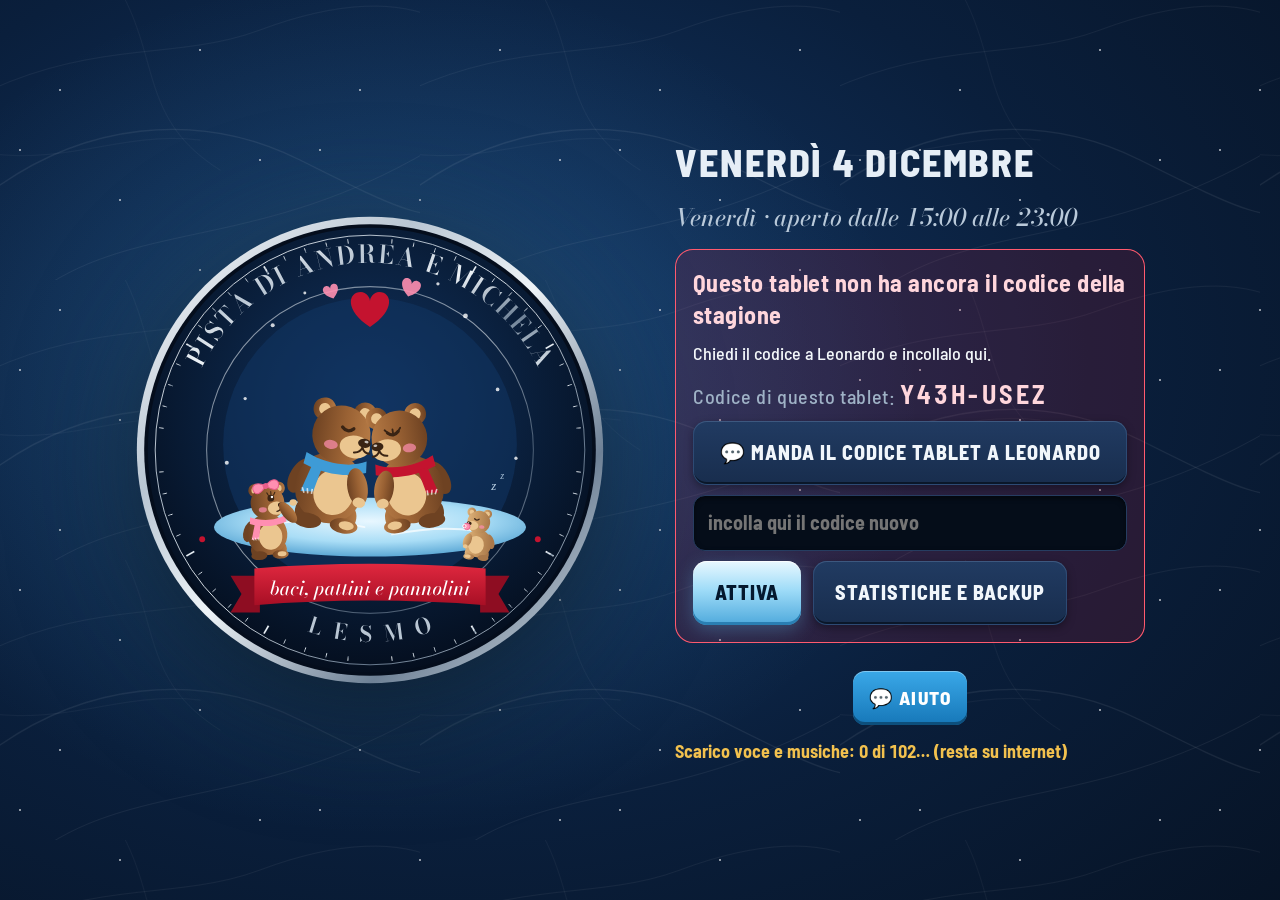
<file: index.html>
<!doctype html>
<html lang="it">
<head>
  <meta charset="utf-8">
  <meta name="viewport" content="width=device-width, initial-scale=1, viewport-fit=cover, user-scalable=no">
  <meta name="theme-color" content="#081A33">
  <meta name="mobile-web-app-capable" content="yes">
  <meta name="apple-mobile-web-app-capable" content="yes">
  <meta name="apple-mobile-web-app-status-bar-style" content="black-translucent">
  <meta name="apple-mobile-web-app-title" content="Pista Lesmo">
  <meta name="format-detection" content="telephone=no">
  <title>Pista di Andrea e Michela – Lesmo</title>
  <link rel="manifest" href="manifest.json">
  <link rel="icon" href="icone/icona-192.png">
  <link rel="apple-touch-icon" href="icone/icona-180.png">
  <link rel="stylesheet" href="css/stile.css">
</head>
<body>

<section id="avvio" class="avvio">
  <div class="avvio-neve" aria-hidden="true"></div>
  <img src="logo/logo_orsetti.svg" alt="Pista di Andrea e Michela – Lesmo" class="avvio-logo">
  <div class="avvio-colonna">
    <p class="avvio-data" id="avvio-data"></p>
    <p class="avvio-orario" id="avvio-orario"></p>
    <div class="avvio-fondo" id="avvio-fondo" hidden>
      <span class="fondo-titolo">💶 Fondo cassa nel cassetto</span>
      <span class="fondo-comandi">
        <button type="button" class="btn" id="fondo-meno" aria-label="10 euro in meno">−10</button>
        <input type="number" inputmode="decimal" id="fondo-euro" min="0" step="5" aria-label="Fondo cassa in euro"><b>€</b>
        <button type="button" class="btn" id="fondo-piu" aria-label="10 euro in più">+10</button>
      </span>
    </div>
    <button id="btn-avvia" class="btn-avvia">AVVIA GIORNATA</button>
    <div class="avvio-opzioni">
      <label class="spunta"><input type="checkbox" id="avvio-tada"> Suona la fanfara</label>
      <label class="spunta"><input type="checkbox" id="avvio-benvenuto"> Annuncio di benvenuto</label>
      <label class="spunta" id="avvio-yt-riga" hidden><input type="checkbox" id="avvio-yt"> Musica YouTube</label>
    </div>
    <p class="avvio-nota">Il tocco attiva l'audio e tiene acceso lo schermo.</p>
    <div id="avvio-licenza" class="avvio-licenza"></div>
    <button id="btn-aiuto-avvio" class="btn-aiuto avvio-aiuto" aria-label="Assistenza">💬 AIUTO</button>
    <p class="avvio-offline" id="avvio-offline"></p>
  </div>
</section>

<header class="barra">
  <i class="ang a1"></i><i class="ang a2"></i><i class="ang a3"></i><i class="ang a4"></i>
  <img src="logo/icona_orsetti.svg" alt="" class="barra-icona">
  <div class="barra-nome">
    <span class="barra-titolo">Pista di Andrea e Michela</span>
    <span class="barra-sotto">Pista del ghiaccio · Lesmo</span>
  </div>
  <div class="barra-centro">
    <span id="barra-giorno" class="badge"></span>
    <span id="barra-ora" class="barra-ora">--:--</span>
  </div>
  <div id="stato" class="stato" role="status"></div>
  <button id="btn-aiuto" class="btn-aiuto" aria-label="Assistenza">💬 AIUTO</button>
  <button id="btn-stop" class="btn-stop" aria-label="Ferma tutti i suoni">■ STOP</button>
</header>

<nav class="menu" aria-label="Pagine">
  <button data-pagina="oggi" class="attivo">
    <svg viewBox="0 0 48 48"><path d="M6 14h36v7a4 4 0 0 0 0 8v7H6v-7a4 4 0 0 0 0-8z" /><path d="M30 14v22" stroke-dasharray="3 3"/></svg>
    Cassa</button>
  <button data-pagina="pinguini">
    <svg viewBox="0 0 48 48"><path d="M24 5c-7 0-11 6-11 13v9c-4 3-6 7-5 10 3 0 5-2 6-4 1 5 5 9 10 9s9-4 10-9c1 2 3 4 6 4 1-3-1-7-5-10v-9c0-7-4-13-11-13z"/><path d="M19 18h.1M29 18h.1M21 24l3 3 3-3"/></svg>
    Pinguini</button>
  <button data-pagina="turni" class="menu-turni">
    <svg viewBox="0 0 48 48"><circle cx="24" cy="27" r="15"/><path d="M24 18v9l6 4M19 5h10M24 5v7"/></svg>
    Turni</button>
  <button data-pagina="armadi" class="menu-armadi">
    <svg viewBox="0 0 48 48"><rect x="10" y="5" width="28" height="38" rx="3"/><path d="M24 5v38M18 22v4M30 22v4"/></svg>
    Armadietti</button>
  <button data-pagina="suoni">
    <svg viewBox="0 0 48 48"><path d="M8 19h8l10-8v26l-10-8H8z"/><path d="M32 17a10 10 0 0 1 0 14M37 12a17 17 0 0 1 0 24"/></svg>
    Annunci</button>
  <button data-pagina="stats" data-pin>
    <svg viewBox="0 0 48 48"><path d="M8 40h32M13 34V22M21 34V12M29 34V18M37 34V26"/></svg>
    Resoconto</button>
  <button data-pagina="imp" data-pin>
    <svg viewBox="0 0 48 48"><circle cx="24" cy="24" r="6"/><path d="M24 5v7M24 36v7M5 24h7M36 24h7M10.6 10.6l5 5M32.4 32.4l5 5M10.6 37.4l5-5M32.4 15.6l5-5"/></svg>
    Impostazioni</button>
</nav>

<main>
  <section id="pg-oggi" class="pagina attiva"></section>
  <section id="pg-pinguini" class="pagina"></section>
  <section id="pg-turni" class="pagina"></section>
  <section id="pg-armadi" class="pagina"></section>
  <section id="pg-suoni" class="pagina"></section>
  <section id="pg-stats" class="pagina"></section>
  <section id="pg-imp" class="pagina"></section>
</main>

<div id="yt-box" class="yt-box" hidden>
  <div id="yt-player"></div>
  <span class="yt-titolo"></span>
</div>

<div class="gira-telefono" aria-live="polite">
  <div class="gira-icona">📱</div>
  <b>Gira il telefono in orizzontale</b>
  <span>La pista si usa col telefono (o il tablet) messo di traverso.</span>
</div>

<div id="finestre"></div>
<div id="avvisi" aria-live="polite"></div>
<button id="aggiorna" class="aggiorna" hidden>Nuova versione disponibile, tocca per aggiornare</button>

<script src="lib/chart.umd.min.js"></script>
<script src="js/app.js" defer></script>
</body>
</html>
</file>
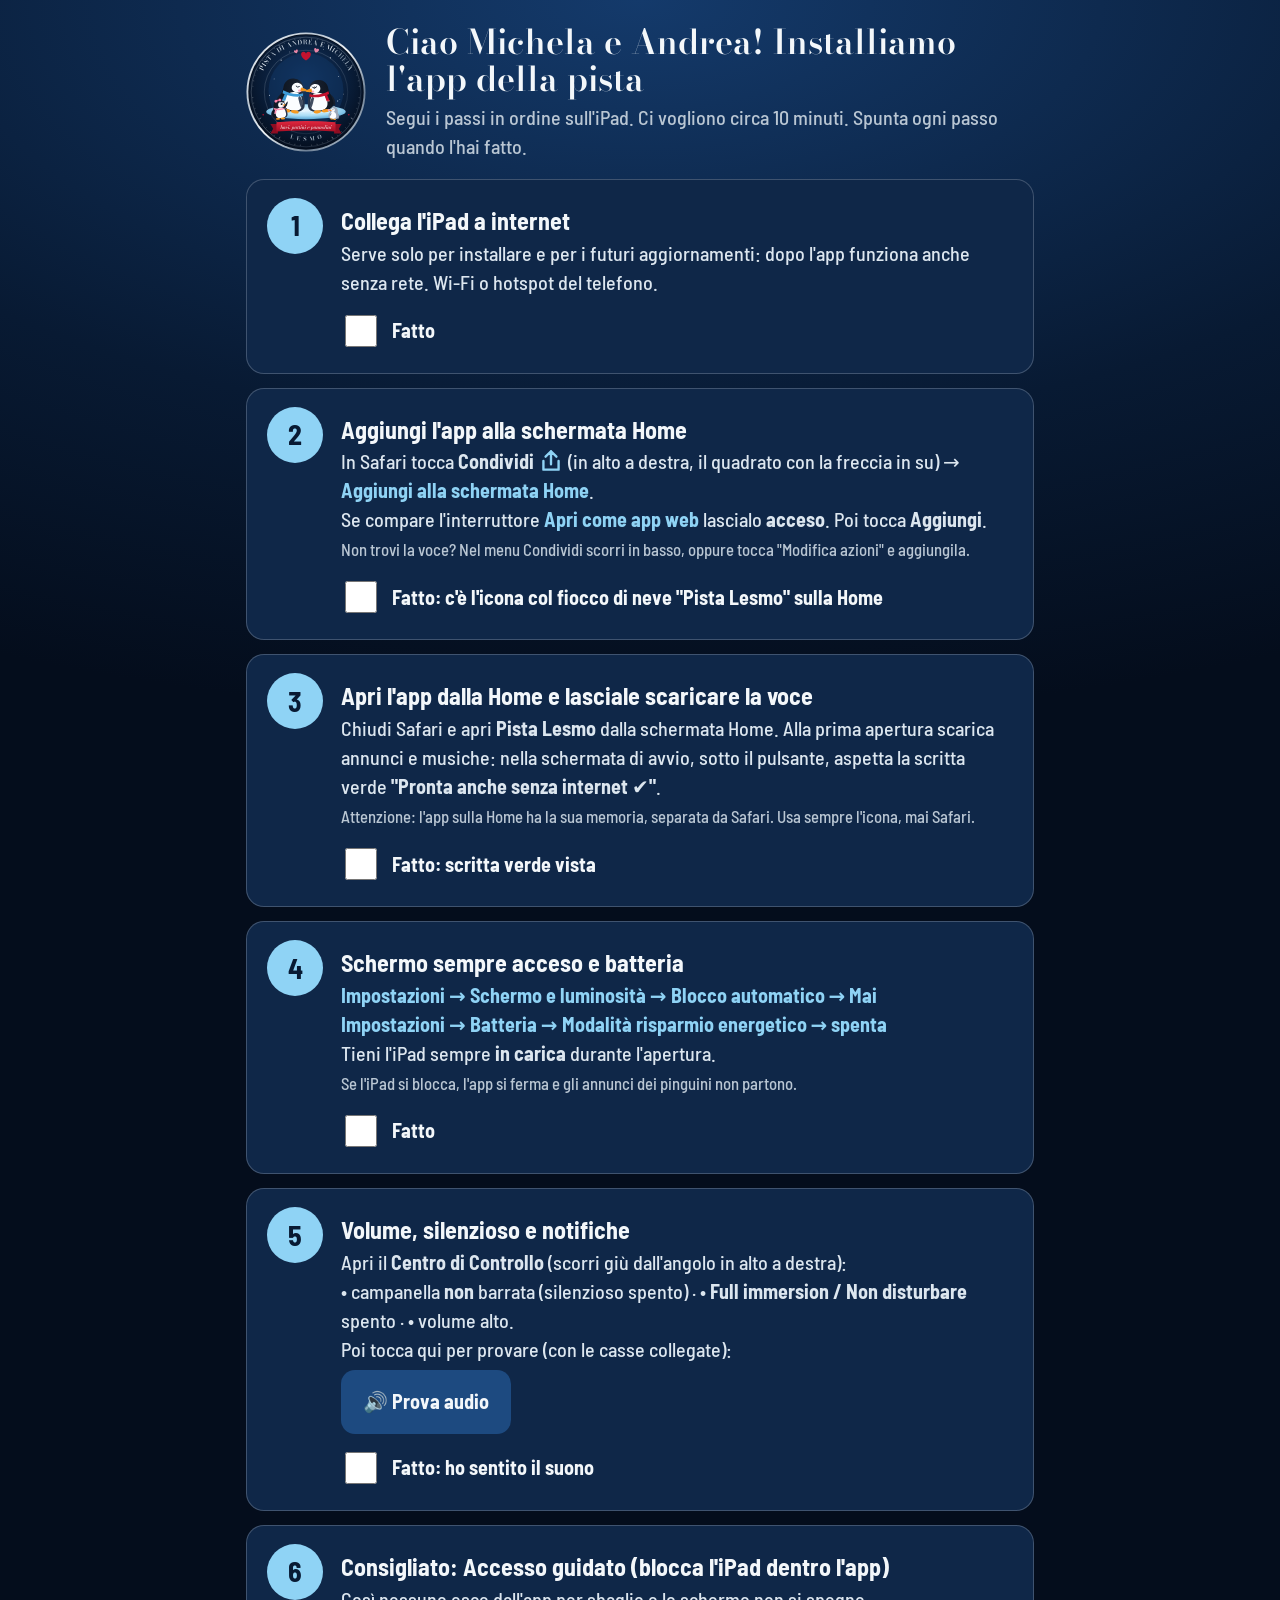
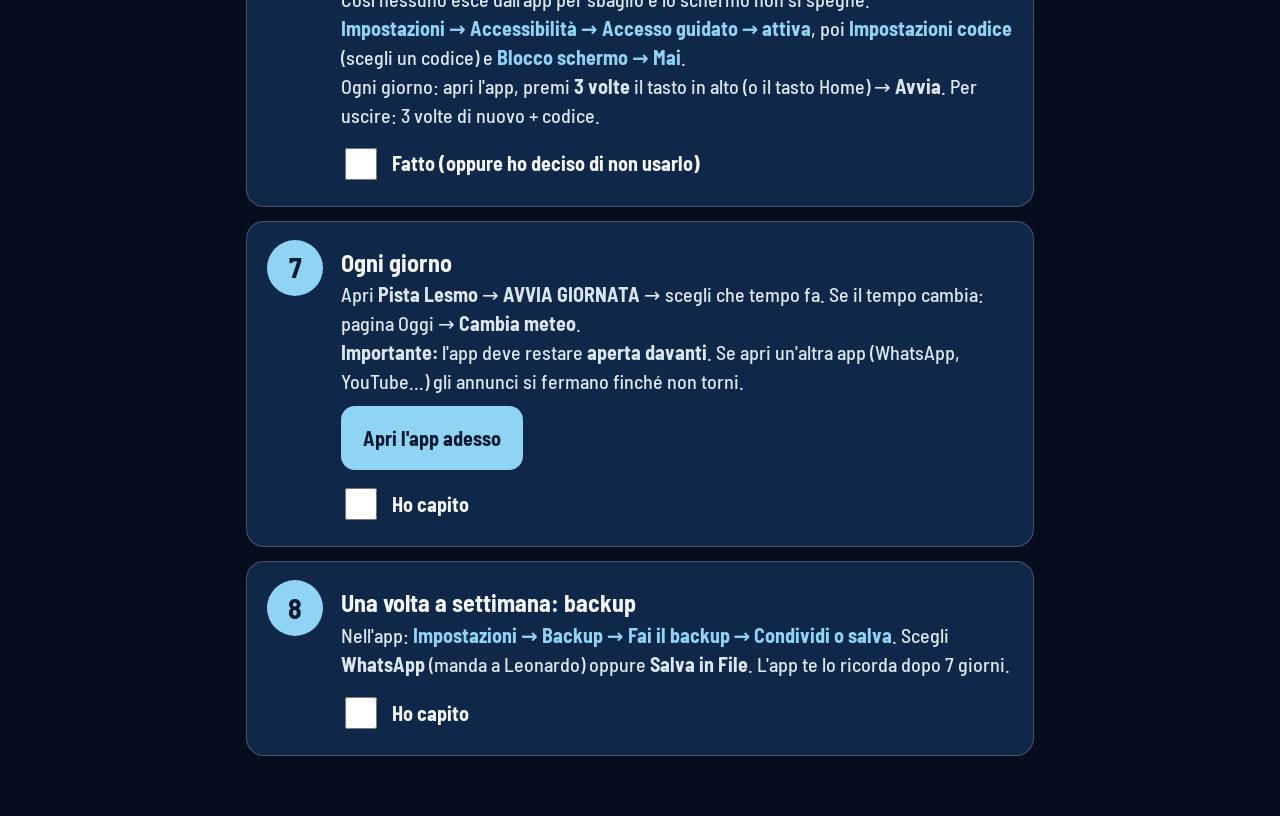
<file: installa.html>
<!doctype html>
<html lang="it">
<head>
  <meta charset="utf-8">
  <meta name="viewport" content="width=device-width, initial-scale=1, viewport-fit=cover">
  <meta name="theme-color" content="#081A33">
  <title>Installa – Pista del Ghiaccio di Lesmo</title>
  <link rel="manifest" href="manifest.json">
  <link rel="icon" href="icone/icona-192.png">
  <link rel="apple-touch-icon" href="icone/icona-180.png">
  <meta name="apple-mobile-web-app-capable" content="yes">
  <meta name="apple-mobile-web-app-title" content="Pista Lesmo">
  <meta name="apple-mobile-web-app-status-bar-style" content="black-translucent">
  <style>
    @font-face { font-family: 'Bodoni'; src: url('font/BodoniModa.ttf') format('truetype'); font-weight: 400 900; }
    @font-face { font-family: 'Barlow'; src: url('font/BarlowSemiCondensed-Medium.ttf') format('truetype'); font-weight: 500; }
    @font-face { font-family: 'Barlow'; src: url('font/BarlowSemiCondensed-Bold.ttf') format('truetype'); font-weight: 700; }
    :root { --notte: #081A33; --lastra: #0F2748; --filo: rgba(185,198,211,.28); --argento: #B9C6D3; --neve: #F3F7FA; --ghiaccio: #8FD3F5; --rosso: #C4132F; --verde: #4FD1A5; --giallo: #F2C14E; }
    * { box-sizing: border-box; }
    html { background: #040D1C; }
    body { margin: 0; background: radial-gradient(120% 80% at 50% 0%, #143a6b, var(--notte) 60%, #040D1C) fixed; color: var(--neve); font: 500 20px/1.45 'Barlow', system-ui, sans-serif; }
    main { max-width: 820px; margin: 0 auto; padding: 24px 16px 60px; }
    header { display: flex; align-items: center; gap: 20px; margin-bottom: 18px; }
    header img { width: 120px; height: 120px; }
    h1 { font-family: 'Bodoni', serif; font-weight: 600; font-size: 34px; margin: 0; line-height: 1.1; }
    header p { margin: 4px 0 0; color: var(--argento); }
    .passo { position: relative; background: var(--lastra); border: 1px solid var(--filo); border-radius: 18px; padding: 18px 20px 18px 94px; margin-top: 14px; }
    .passo > * + * { margin-top: 6px; }
    .passo.fatto { border-color: var(--verde); opacity: .75; }
    .n { position: absolute; left: 20px; top: 18px; width: 56px; height: 56px; border-radius: 50%; background: var(--ghiaccio); color: var(--notte); font-weight: 700; font-size: 28px; display: flex; align-items: center; justify-content: center; }
    .passo.fatto .n { background: var(--verde); }
    h2 { margin: 0; font-size: 24px; }
    .passo p { margin: 0; color: #dce6ef; }
    .percorso { font-weight: 700; color: var(--ghiaccio); }
    button, .btn { font: inherit; font-weight: 700; border: 0; border-radius: 14px; min-height: 64px; padding: 0 22px; background: var(--ghiaccio); color: var(--notte); margin-top: 10px; cursor: pointer; text-decoration: none; display: inline-flex; align-items: center; }
    button.secondario { background: #1d4a80; color: var(--neve); }
    label.ok { display: flex; align-items: center; gap: 12px; margin-top: 10px; font-weight: 700; min-height: 48px; }
    label.ok input { width: 32px; height: 32px; accent-color: var(--verde); }
    .avviso { background: rgba(242,193,78,.12); border: 1px solid var(--giallo); border-radius: 14px; padding: 12px 16px; margin-top: 14px; }
    .barra { height: 14px; border-radius: 7px; background: #1b2f4f; overflow: hidden; margin-top: 10px; }
    .barra div { height: 100%; width: 0; background: var(--verde); transition: width .3s; }
    small { color: var(--argento); }
    .icona-cond svg { width: 26px; height: 26px; vertical-align: -5px; fill: none; stroke: var(--ghiaccio); stroke-width: 2.2; stroke-linecap: round; stroke-linejoin: round; }
  </style>
</head>
<body>
<main>
  <header>
    <img src="logo/logo_pinguini.svg" alt="">
    <div>
      <h1>Ciao Michela e Andrea! Installiamo l'app della pista</h1>
      <p>Segui i passi in ordine sull'iPad. Ci vogliono circa 10 minuti. Spunta ogni passo quando l'hai fatto.</p>
    </div>
  </header>

  <div id="non-safari" class="avviso" hidden>
    <b>Questa pagina non è aperta in Safari.</b> Tieni premuto sull'indirizzo in alto, copialo e incollalo in <b>Safari</b> (la bussola blu). Poi ricomincia da qui.
  </div>
  <div id="gia-app" class="avviso" hidden style="border-color: var(--verde); background: rgba(79,209,165,.12)">
    Stai già guardando questa pagina dentro l'app installata: i passi 1–2 sono fatti.
  </div>

  <section class="passo" data-passo="1">
    <span class="n">1</span>
    <h2>Collega l'iPad a internet</h2>
    <p>Serve solo per installare e per i futuri aggiornamenti: dopo l'app funziona anche senza rete. Wi-Fi o hotspot del telefono.</p>
    <label class="ok"><input type="checkbox"> Fatto</label>
  </section>

  <section class="passo" data-passo="2">
    <span class="n">2</span>
    <h2>Aggiungi l'app alla schermata Home</h2>
    <p>In Safari tocca <b>Condividi</b> <span class="icona-cond" aria-hidden="true"><svg viewBox="0 0 24 24"><path d="M12 3v12M7 8l5-5 5 5M5 12v8h14v-8"/></svg></span>
      (in alto a destra, il quadrato con la freccia in su) → <span class="percorso">Aggiungi alla schermata Home</span>.</p>
    <p>Se compare l'interruttore <span class="percorso">Apri come app web</span> lascialo <b>acceso</b>. Poi tocca <b>Aggiungi</b>.</p>
    <p><small>Non trovi la voce? Nel menu Condividi scorri in basso, oppure tocca "Modifica azioni" e aggiungila.</small></p>
    <label class="ok"><input type="checkbox"> Fatto: c'è l'icona col fiocco di neve "Pista Lesmo" sulla Home</label>
  </section>

  <section class="passo" data-passo="3">
    <span class="n">3</span>
    <h2>Apri l'app dalla Home e lasciale scaricare la voce</h2>
    <p>Chiudi Safari e apri <b>Pista Lesmo</b> dalla schermata Home. Alla prima apertura scarica annunci e musiche: nella schermata di avvio, sotto il pulsante, aspetta la scritta verde <b>"Pronta anche senza internet ✔"</b>.</p>
    <p><small>Attenzione: l'app sulla Home ha la sua memoria, separata da Safari. Usa sempre l'icona, mai Safari.</small></p>
    <label class="ok"><input type="checkbox"> Fatto: scritta verde vista</label>
  </section>

  <section class="passo" data-passo="4">
    <span class="n">4</span>
    <h2>Schermo sempre acceso e batteria</h2>
    <p><span class="percorso">Impostazioni → Schermo e luminosità → Blocco automatico → Mai</span></p>
    <p><span class="percorso">Impostazioni → Batteria → Modalità risparmio energetico → spenta</span></p>
    <p>Tieni l'iPad sempre <b>in carica</b> durante l'apertura.</p>
    <p><small>Se l'iPad si blocca, l'app si ferma e gli annunci dei pinguini non partono.</small></p>
    <label class="ok"><input type="checkbox"> Fatto</label>
  </section>

  <section class="passo" data-passo="5">
    <span class="n">5</span>
    <h2>Volume, silenzioso e notifiche</h2>
    <p>Apri il <b>Centro di Controllo</b> (scorri giù dall'angolo in alto a destra):</p>
    <p>• campanella <b>non</b> barrata (silenzioso spento) · • <b>Full immersion / Non disturbare</b> spento · • volume alto.</p>
    <p>Poi tocca qui per provare (con le casse collegate):</p>
    <button class="secondario" id="btn-prova">🔊 Prova audio</button>
    <label class="ok"><input type="checkbox"> Fatto: ho sentito il suono</label>
  </section>

  <section class="passo" data-passo="6">
    <span class="n">6</span>
    <h2>Consigliato: Accesso guidato (blocca l'iPad dentro l'app)</h2>
    <p>Così nessuno esce dall'app per sbaglio e lo schermo non si spegne.</p>
    <p><span class="percorso">Impostazioni → Accessibilità → Accesso guidato → attiva</span>, poi
      <span class="percorso">Impostazioni codice</span> (scegli un codice) e <span class="percorso">Blocco schermo → Mai</span>.</p>
    <p>Ogni giorno: apri l'app, premi <b>3 volte</b> il tasto in alto (o il tasto Home) → <b>Avvia</b>. Per uscire: 3 volte di nuovo + codice.</p>
    <label class="ok"><input type="checkbox"> Fatto (oppure ho deciso di non usarlo)</label>
  </section>

  <section class="passo" data-passo="7">
    <span class="n">7</span>
    <h2>Ogni giorno</h2>
    <p>Apri <b>Pista Lesmo</b> → <b>AVVIA GIORNATA</b> → scegli che tempo fa. Se il tempo cambia: pagina Oggi → <b>Cambia meteo</b>.</p>
    <p><b>Importante:</b> l'app deve restare <b>aperta davanti</b>. Se apri un'altra app (WhatsApp, YouTube…) gli annunci si fermano finché non torni.</p>
    <a class="btn" href="./">Apri l'app adesso</a>
    <label class="ok"><input type="checkbox"> Ho capito</label>
  </section>

  <section class="passo" data-passo="8">
    <span class="n">8</span>
    <h2>Una volta a settimana: backup</h2>
    <p>Nell'app: <span class="percorso">Impostazioni → Backup → Fai il backup → Condividi o salva</span>. Scegli <b>WhatsApp</b> (manda a Leonardo) oppure <b>Salva in File</b>. L'app te lo ricorda dopo 7 giorni.</p>
    <label class="ok"><input type="checkbox"> Ho capito</label>
  </section>

  <p id="finito" class="avviso" hidden style="border-color: var(--verde); background: rgba(79,209,165,.12)"><b>Tutto pronto! Buona stagione sul ghiaccio ⛸️</b></p>
</main>

<script>const CH="lesmo_installa_passi";let fatti={};try{fatti=JSON.parse(localStorage.getItem(CH)||"{}")}catch{fatti={}}document.querySelectorAll(".passo").forEach(e=>{const t=e.querySelector("input"),n=e.dataset.passo;t.checked=!!fatti[n],e.classList.toggle("fatto",t.checked),t.addEventListener("change",()=>{fatti[n]=t.checked;try{localStorage.setItem(CH,JSON.stringify(fatti))}catch{}if(e.classList.toggle("fatto",t.checked),document.getElementById("finito").hidden=document.querySelectorAll(".passo input:not(:checked)").length>0,t.checked){const o=e.nextElementSibling;o?.classList.contains("passo")&&o.scrollIntoView({behavior:"smooth",block:"center"})}})}),document.getElementById("finito").hidden=document.querySelectorAll(".passo input:not(:checked)").length>0;const ua=navigator.userAgent,ios=/iPad|iPhone|iPod/.test(ua)||navigator.platform==="MacIntel"&&navigator.maxTouchPoints>1;ios&&/CriOS|FxiOS|EdgiOS|OPiOS|GSA\//.test(ua)&&(document.getElementById("non-safari").hidden=!1),(navigator.standalone||matchMedia("(display-mode: standalone)").matches)&&(document.getElementById("gia-app").hidden=!1),document.getElementById("btn-prova").addEventListener("click",()=>{const e=new Audio("audio/ta_da.mp3");e.onended=()=>{new Audio("audio/benvenuto.mp3").play().catch(()=>{})},e.play().catch(()=>{})});
</script>
</body>
</html>
</file>
<file: css/stile.css>
@font-face{font-family:Bodoni;src:url(../font/BodoniModa.ttf) format("truetype");font-weight:400 900;font-display:swap}@font-face{font-family:Bodoni;src:url(../font/BodoniModa-Italic.ttf) format("truetype");font-weight:400 900;font-style:italic;font-display:swap}@font-face{font-family:Barlow;src:url(../font/BarlowSemiCondensed-Medium.ttf) format("truetype");font-weight:500;font-display:swap}@font-face{font-family:Barlow;src:url(../font/BarlowSemiCondensed-Bold.ttf) format("truetype");font-weight:700;font-display:swap}@font-face{font-family:Barlow;src:url(../font/BarlowSemiCondensed-ExtraBold.ttf) format("truetype");font-weight:800;font-display:swap}:root{--notte: #081A33;--abisso: #040D1C;--lastra: #0F2748;--lastra-2: #163563;--filo: rgba(185, 198, 211, .28);--argento: #B9C6D3;--neve: #F3F7FA;--ghiaccio: #8FD3F5;--ghiaccio-scuro: #2C7FB8;--rosso: #C4132F;--rosso-chiaro: #FF5A6E;--giallo: #F2C14E;--verde: #4FD1A5;--raggio: 14px;--barra: 72px;--menu: 124px;color-scheme:dark}*{box-sizing:border-box;-webkit-tap-highlight-color:transparent}html,body{margin:0;height:100%}body{background:radial-gradient(120% 90% at 60% 0%,#10305a 0%,var(--notte) 55%,var(--abisso) 100%) fixed;color:var(--neve);font:500 18px/1.35 Barlow,system-ui,sans-serif;overflow:hidden;user-select:none;-webkit-user-select:none;touch-action:manipulation}button,input,select,textarea{font:inherit;color:inherit}button{cursor:pointer;border:0;background:none}button:focus-visible,input:focus-visible,select:focus-visible,textarea:focus-visible{outline:3px solid var(--ghiaccio);outline-offset:2px}h1,h2,h3{font-family:Bodoni,Georgia,serif;font-weight:600;margin:0;letter-spacing:.01em}h2{font-size:30px}h3{font-size:22px;color:var(--argento)}.num{font-variant-numeric:tabular-nums}[hidden]{display:none!important}.barra{position:fixed;inset:0 0 auto;height:var(--barra);display:flex;align-items:center;gap:18px;padding:0 16px 0 18px;background:#040d1cd1;border-bottom:1px solid var(--filo);backdrop-filter:blur(6px);z-index:20}.barra-icona{width:52px;height:52px;border-radius:50%}.barra-nome{display:flex;flex-direction:column;line-height:1.1;min-width:0}.barra-titolo{font-family:Bodoni,serif;font-size:25px;font-weight:600}.barra-sotto{font-family:Bodoni,serif;font-style:italic;color:var(--argento);font-size:15px}.barra-centro{margin-left:auto;display:flex;align-items:center;gap:14px}.barra-ora{font-size:34px;font-weight:800;font-variant-numeric:tabular-nums;letter-spacing:.02em}.badge{display:inline-flex;align-items:center;gap:6px;padding:5px 12px;border-radius:999px;border:1px solid var(--filo);color:var(--argento);font-weight:700;font-size:16px;white-space:nowrap}.badge.festivo{border-color:var(--rosso-chiaro);color:#ffd6dc;background:#c4132f38}.badge.vacanze{border-color:var(--rosso-chiaro);color:#fff;background:var(--rosso)}.badge.chiuso,.badge.fuori{color:var(--giallo);border-color:var(--giallo)}.badge.finto{color:#1b1200;background:var(--giallo);border-color:var(--giallo)}.stato{display:flex;gap:8px}.stato span{padding:6px 12px;border-radius:10px;font-weight:700;font-size:15px;white-space:nowrap;background:#4fd1a524;color:var(--verde);border:1px solid rgba(79,209,165,.4)}.stato span.ko{background:var(--rosso);color:#fff;border-color:var(--rosso-chiaro);animation:lampo 1s steps(2) infinite}.btn-stop{height:54px;padding:0 22px;border-radius:12px;background:var(--rosso);color:#fff;font-weight:800;font-size:22px;letter-spacing:.04em;border:2px solid #ff8a98}.btn-stop:active{transform:scale(.96)}.menu{position:fixed;top:var(--barra);bottom:0;left:0;width:var(--menu);display:flex;flex-direction:column;gap:8px;padding:12px 10px;background:#040d1c99;border-right:1px solid var(--filo);z-index:10}.menu button{flex:1;max-height:128px;display:flex;flex-direction:column;align-items:center;justify-content:center;gap:6px;border-radius:var(--raggio);color:var(--argento);font-weight:700;font-size:16px}.menu svg{width:42px;height:42px;fill:none;stroke:currentColor;stroke-width:2.6;stroke-linecap:round;stroke-linejoin:round}.menu button.attivo{background:var(--lastra-2);color:var(--neve);box-shadow:inset 4px 0 0 var(--ghiaccio)}.menu button.attivo svg{stroke:var(--ghiaccio)}main{position:fixed;top:var(--barra);left:var(--menu);right:0;bottom:0}.pagina{display:none;height:100%;overflow-y:auto;padding:18px 20px 28px;overscroll-behavior:contain}.pagina.attiva{display:block}.pannello{background:var(--lastra);border:1px solid var(--filo);border-radius:18px;padding:18px}.pannello+.pannello{margin-top:14px}.riga{display:flex;gap:12px;align-items:center;flex-wrap:wrap}.spazio{flex:1}.btn{min-height:64px;padding:0 22px;border-radius:var(--raggio);font-weight:700;font-size:20px;background:var(--lastra-2);border:1px solid var(--filo);color:var(--neve);display:inline-flex;align-items:center;justify-content:center;gap:10px}.btn:active{transform:scale(.97);filter:brightness(1.15)}.btn.primario{background:var(--ghiaccio);color:var(--abisso);border-color:transparent}.btn.pericolo{background:var(--rosso);border-color:var(--rosso-chiaro);color:#fff}.btn.piccolo{min-height:50px;font-size:17px;padding:0 16px}.btn[disabled]{opacity:.4}.etichetta{color:var(--argento);font-size:16px}.vuoto{color:var(--argento);font-style:italic}.spunta{display:inline-flex;align-items:center;gap:12px;font-size:19px;min-height:52px}.spunta input{width:30px;height:30px;accent-color:var(--ghiaccio)}.interruttore{position:relative;display:inline-flex;align-items:center;gap:14px;font-weight:700;font-size:20px;min-height:60px}.interruttore input{appearance:none;width:84px;height:46px;border-radius:999px;background:#3a4a61;position:relative;transition:background .2s}.interruttore input:after{content:"";position:absolute;top:5px;left:5px;width:36px;height:36px;border-radius:50%;background:#fff;transition:transform .2s}.interruttore input:checked{background:var(--verde)}.interruttore input:checked:after{transform:translate(38px)}input[type=text],input[type=number],input[type=time],input[type=date],input[type=datetime-local],input[type=password],select,textarea{min-height:56px;border-radius:12px;border:1px solid var(--filo);background:var(--abisso);padding:0 14px;font-size:20px;color:var(--neve);user-select:text;-webkit-user-select:text}textarea{padding:12px 14px;min-height:100px;resize:vertical;width:100%}input[type=number]{width:120px}input[type=range]{width:100%;height:44px;accent-color:var(--ghiaccio)}.avvio{position:fixed;inset:0;z-index:50;display:flex;align-items:center;justify-content:center;gap:70px;background:radial-gradient(90% 90% at 35% 40%,#143a6b 0%,var(--notte) 55%,var(--abisso) 100%)}.avvio[hidden]{display:none}.avvio-logo{width:min(470px,42vw);filter:drop-shadow(0 20px 50px rgba(0,0,0,.55))}.avvio-colonna{display:flex;flex-direction:column;gap:14px;max-width:470px}.avvio-data{font-family:Bodoni,serif;font-size:34px;margin:0}.avvio-orario{margin:0;color:var(--argento);font-size:22px}.avvio-fondo{display:flex;flex-direction:column;align-items:center;gap:8px;margin:4px 0 0;padding:12px 18px;border:1px solid var(--filo);border-radius:16px;background:#ffffff0a;font-size:21px;font-weight:700}.fondo-comandi{display:flex;align-items:center;gap:10px;white-space:nowrap}.avvio-fondo[hidden]{display:none}.avvio-fondo .btn{min-width:64px;min-height:52px;font-size:20px}.avvio-fondo input{width:110px;height:52px;font-size:26px;font-weight:800;text-align:center}.btn-avvia{margin-top:14px;height:130px;border-radius:22px;background:var(--ghiaccio);color:var(--abisso);font-weight:800;font-size:40px;letter-spacing:.04em;box-shadow:0 0 0 6px #8fd3f52e,0 18px 40px #00000073}.btn-avvia:active{transform:scale(.97)}.avvio-opzioni{display:flex;gap:22px;flex-wrap:wrap}.avvio-nota{color:var(--argento);margin:0;font-size:16px}.velo{position:fixed;inset:0;z-index:60;background:#020710b8;display:flex;align-items:center;justify-content:center;padding:20px}.finestra{background:var(--lastra);border:1px solid var(--filo);border-radius:22px;padding:24px;width:min(760px,100%);max-height:100%;overflow-y:auto;box-shadow:0 30px 80px #0009}.finestra h2{margin-bottom:14px}.finestra .azioni{display:flex;gap:12px;justify-content:flex-end;margin-top:22px;flex-wrap:wrap}.finestra .azioni .btn{min-width:170px}#avvisi{position:fixed;bottom:22px;left:50%;transform:translate(-50%);z-index:70;display:flex;flex-direction:column;gap:10px;align-items:center}.avviso{display:flex;align-items:center;gap:18px;padding:14px 18px 14px 22px;border-radius:16px;background:var(--neve);color:var(--abisso);font-weight:700;font-size:20px;box-shadow:0 14px 40px #00000080}.avviso .btn{min-height:52px;background:var(--abisso);color:var(--neve)}.aggiorna{position:fixed;top:calc(var(--barra) + 10px);left:50%;transform:translate(-50%);z-index:65;padding:18px 30px;border-radius:16px;background:var(--giallo);color:#1b1200;font-weight:800;font-size:21px;box-shadow:0 12px 30px #00000080}.oggi{display:grid;grid-template-columns:1.25fr 1fr;gap:18px;min-height:100%}.cassa{display:flex;flex-direction:column;gap:14px}.btn-ingresso{flex:1;min-height:250px;border-radius:24px;background:var(--ghiaccio);color:var(--abisso);display:flex;flex-direction:column;align-items:center;justify-content:center;gap:4px;box-shadow:inset 0 -8px #040d1c2e}.btn-ingresso:active{transform:scale(.985);filter:brightness(1.1)}.btn-ingresso b{font-size:84px;font-weight:800;line-height:1}.btn-ingresso span{font-size:22px;font-weight:700}.rapidi{display:grid;grid-template-columns:repeat(3,1fr);gap:14px}.rapidi .btn{min-height:110px;font-size:44px;font-weight:800;border-radius:20px}.annulla-riga{display:flex;gap:14px}.annulla-riga .btn{flex:1}.contatori{display:grid;grid-template-columns:1fr 1fr;gap:12px}.contatore{background:var(--abisso);border:1px solid var(--filo);border-radius:14px;padding:12px 16px}.contatore b{display:block;font-size:38px;font-weight:800;font-variant-numeric:tabular-nums;line-height:1.1}.contatore span{color:var(--argento);font-size:16px}.totale{grid-column:span 2;display:flex;align-items:baseline;justify-content:space-between;border-color:var(--ghiaccio)}.totale b{font-size:50px;color:var(--ghiaccio)}.lato{display:flex;flex-direction:column;gap:14px}.giorno-titolo{display:flex;align-items:center;justify-content:space-between;gap:12px}.chiusura-conto{font-size:46px;font-weight:800;font-variant-numeric:tabular-nums;line-height:1.05}.meteo-box{display:flex;align-items:center;gap:16px}.meteo-icona{font-size:56px;line-height:1;white-space:nowrap}.meteo-storia{color:var(--argento);font-size:16px}.promemoria{border-color:var(--giallo);background:#f2c14e1a}.promemoria b{color:var(--giallo)}.griglia-pinguini{display:grid;grid-template-columns:repeat(auto-fill,minmax(146px,1fr));gap:10px}.pinguino{position:relative;aspect-ratio:1 / .8;border-radius:18px;background:var(--lastra);border:2px solid var(--filo);display:flex;flex-direction:column;align-items:center;justify-content:center;overflow:hidden}.pinguino:active{transform:scale(.97)}.pinguino svg.ghiera{position:absolute;width:86%;height:86%}.pinguino .n{position:relative;font-size:56px;font-weight:800;line-height:1;font-variant-numeric:tabular-nums}.pinguino .t{position:relative;font-size:22px;font-weight:700;font-variant-numeric:tabular-nums;color:var(--argento)}.pinguino.libero .t{font-size:17px}.pinguino.uso{background:var(--lastra-2);border-color:var(--ghiaccio)}.pinguino.uso .t{color:var(--ghiaccio)}.pinguino.ultimo{background:#4a3a0c;border-color:var(--giallo);animation:lampeggia .9s ease-in-out infinite}.pinguino.ultimo .t{color:var(--giallo)}.pinguino.scaduto{background:var(--rosso);border-color:#ff9aa6}.pinguino.scaduto .t{color:#fff}.pinguino .turni{position:absolute;top:8px;right:10px;font-size:15px;font-weight:800;color:var(--neve);background:#00000059;padding:2px 8px;border-radius:8px}@keyframes lampeggia{50%{background:#7a5e10}}@keyframes lampo{50%{opacity:.55}}.legenda{display:flex;gap:18px;color:var(--argento);font-size:16px;flex-wrap:wrap}.legenda i{display:inline-block;width:16px;height:16px;border-radius:4px;vertical-align:-2px;margin-right:6px}.suoni{display:grid;grid-template-columns:1fr 380px;gap:18px}.gruppo-suoni{margin-bottom:16px}.gruppo-suoni h3{margin-bottom:10px}.griglia-suoni{display:grid;grid-template-columns:repeat(auto-fill,minmax(190px,1fr));gap:10px}.suono{min-height:84px;border-radius:14px;padding:10px 14px;text-align:left;font-weight:700;font-size:19px;background:var(--lastra-2);border:1px solid var(--filo);border-left:6px solid var(--colore, var(--ghiaccio));display:flex;flex-direction:column;justify-content:center}.suono small{color:var(--argento);font-weight:500;font-size:14px;line-height:1.2;margin-top:3px;display:-webkit-box;-webkit-line-clamp:2;-webkit-box-orient:vertical;overflow:hidden}.suono:active{filter:brightness(1.3);transform:scale(.98)}.suono.suonando{box-shadow:0 0 0 3px var(--ghiaccio)}.lettore .titolo{font-size:20px;font-weight:700;min-height:28px;overflow:hidden;text-overflow:ellipsis;white-space:nowrap}.lettore .comandi{display:grid;grid-template-columns:repeat(3,1fr);gap:10px;margin:12px 0}.lettore .comandi .btn{min-height:72px;font-size:28px}.lista-musica{max-height:220px;overflow-y:auto;margin-top:10px}.lista-musica div{display:flex;align-items:center;gap:10px;padding:8px 0;border-bottom:1px solid var(--filo)}.lista-musica div span{flex:1;overflow:hidden;text-overflow:ellipsis;white-space:nowrap}.lista-musica div.ora span{color:var(--ghiaccio);font-weight:700}.in-onda{color:var(--ghiaccio);font-weight:700;min-height:26px}.filtri{display:flex;gap:10px;flex-wrap:wrap;align-items:center;margin-bottom:14px}.filtri .btn.attivo{background:var(--ghiaccio);color:var(--abisso)}.tessere{display:grid;grid-template-columns:repeat(5,1fr);gap:12px;margin-bottom:14px}.tessera{background:var(--lastra);border:1px solid var(--filo);border-radius:16px;padding:14px 16px}.tessera b{display:block;font-size:34px;font-weight:800;font-variant-numeric:tabular-nums}.tessera span{color:var(--argento);font-size:15px}.grafici{display:grid;grid-template-columns:1fr 1fr;gap:14px}.grafico{background:var(--lastra);border:1px solid var(--filo);border-radius:18px;padding:14px;height:340px;display:flex;flex-direction:column}.grafico.largo{grid-column:span 2}.grafico h3{font-size:19px;margin-bottom:8px}.grafico .tela{position:relative;flex:1;min-height:0}table.tab{width:100%;border-collapse:collapse;font-size:17px}table.tab th{text-align:left;color:var(--argento);font-weight:700;padding:8px 10px;border-bottom:1px solid var(--filo)}table.tab td{padding:10px;border-bottom:1px solid rgba(185,198,211,.12);font-variant-numeric:tabular-nums}table.tab tr.festivo td:first-child{box-shadow:inset 4px 0 0 var(--rosso)}table.tab td.dx,table.tab th.dx{text-align:right}.imp{display:grid;grid-template-columns:1fr 1fr;gap:14px;align-items:start}.campo{display:flex;align-items:center;justify-content:space-between;gap:14px;padding:10px 0;border-bottom:1px solid rgba(185,198,211,.12)}.campo:last-child{border-bottom:0}.campo>span{font-size:19px}.elenco-voce{display:flex;align-items:center;gap:10px;padding:10px 0;border-bottom:1px solid rgba(185,198,211,.12)}.elenco-voce .testo{flex:1}.elenco-voce .testo small{display:block;color:var(--argento)}.tastierino{display:grid;grid-template-columns:repeat(3,110px);gap:12px;justify-content:center;margin-top:16px}.tastierino .btn{min-height:90px;font-size:36px}.pin-puntini{text-align:center;font-size:44px;letter-spacing:16px;min-height:60px}.meteo-scelte{display:grid;grid-template-columns:repeat(3,1fr);gap:12px}.meteo-scelte button,.meteo-extra button{min-height:112px;border-radius:18px;background:var(--lastra-2);border:2px solid var(--filo);display:flex;flex-direction:column;align-items:center;justify-content:center;gap:4px;font-weight:700;font-size:20px}.meteo-scelte button i,.meteo-extra button i{font-style:normal;font-size:46px;line-height:1.1}.meteo-scelte button.sel,.meteo-extra button.sel{border-color:var(--ghiaccio);background:#1d4a80;box-shadow:0 0 0 3px #8fd3f559}.meteo-extra{display:grid;grid-template-columns:1fr 1fr;gap:12px;margin-top:12px}.meteo-extra button{min-height:84px;flex-direction:row;gap:12px}.meteo-extra button i{font-size:36px}.debug-barra{border-color:var(--giallo)}@media (max-width: 1100px){.oggi,.suoni,.imp,.grafici{grid-template-columns:1fr}.grafico.largo{grid-column:auto}.tessere{grid-template-columns:repeat(2,1fr)}.barra-sotto{display:none}}@media (prefers-reduced-motion: reduce){.pinguino.ultimo,.stato span.ko{animation:none}}:root{--alto: env(safe-area-inset-top, 0px);--basso: env(safe-area-inset-bottom, 0px)}.barra{height:calc(var(--barra) + var(--alto));padding-top:var(--alto);padding-left:calc(18px + env(safe-area-inset-left,0px));padding-right:calc(16px + env(safe-area-inset-right,0px))}.menu,main{top:calc(var(--barra) + var(--alto))}.menu{padding-bottom:calc(12px + var(--basso));left:env(safe-area-inset-left,0px)}main{left:calc(var(--menu) + env(safe-area-inset-left,0px));right:env(safe-area-inset-right,0px)}.pagina{padding-bottom:calc(28px + var(--basso));-webkit-overflow-scrolling:touch}html,body{height:100dvh;overscroll-behavior:none}body{-webkit-touch-callout:none;-webkit-text-size-adjust:100%}img,svg,button{-webkit-touch-callout:none;-webkit-user-drag:none}.file-nascosto{position:absolute;width:1px;height:1px;opacity:0;overflow:hidden;pointer-events:none}.tieni-acceso{position:fixed;width:1px;height:1px;opacity:.01;left:0;bottom:0;pointer-events:none}@media (max-width: 1200px){.barra{gap:12px}.barra-ora{font-size:30px}.stato span{padding:6px 9px;font-size:14px}}.avvio-offline{margin:0;font-size:18px;font-weight:700;color:var(--giallo);min-height:24px}.avvio-offline.ok{color:var(--verde)}.incassi-giorno{max-width:760px}table.tab.incassi td{font-size:22px;padding:12px 10px}table.tab.incassi td.dx{font-weight:800}table.tab.incassi tr.festivo td:first-child{color:#ff8a9a}table.tab.incassi tr.totale td{border-top:2px solid var(--filo);border-bottom:0;font-size:24px;font-weight:800}details.cartella{margin-top:12px;border:1px solid var(--filo);border-radius:14px;background:#ffffff08}details.cartella>summary{list-style:none;cursor:pointer;padding:18px 20px;font-size:21px;font-weight:700;display:flex;align-items:center;gap:10px;min-height:64px}details.cartella>summary::-webkit-details-marker{display:none}details.cartella>summary:after{content:"\25b8";margin-left:auto;font-size:22px;transition:transform .15s}details.cartella[open]>summary:after{transform:rotate(90deg)}.cartella-dentro{padding:0 14px 14px}.cartella-dentro>.pannello:first-child{margin-top:0}details.cartella-imp>summary{list-style:none;cursor:pointer;display:flex;align-items:center;min-height:48px}details.cartella-imp>summary::-webkit-details-marker{display:none}details.cartella-imp>summary h3{margin:0;flex:1}details.cartella-imp>summary:after{content:"\25b8";font-size:22px;color:var(--argento);transition:transform .15s}details.cartella-imp[open]>summary:after{transform:rotate(90deg)}details.cartella-imp[open]>summary{margin-bottom:8px}:root{--alto: env(safe-area-inset-top, 0px);--basso: env(safe-area-inset-bottom, 0px);--fondo: #06101f;--sup: #0d1b31;--sup2: #12233e;--sup3: #1a2f50;--riga: #263d61;--testo: #f1f6fb;--tenue: #9fb2c6;--spento: #5f7389;--cromo: #e6eef6;--filetto: #b9c9d9;--gh1: #e9f8ff;--gh2: #9fdcf8;--gh3: #4ea9dc;--gh-ink: #04182e;--r: 16px;--r-s: 12px;--display: "Barlow", "Arial Narrow", sans-serif;--brina: repeating-linear-gradient(28deg, rgba(255,255,255,.035) 0 1px, transparent 1px 5px), repeating-linear-gradient(-62deg, rgba(255,255,255,.028) 0 1px, transparent 1px 7px);--pattini: url("data:image/svg+xml,%3Csvg xmlns='http://www.w3.org/2000/svg' width='420' height='280'%3E%3Cg fill='none' stroke='%23ffffff' stroke-linecap='round'%3E%3Cpath d='M-20 200C80 120 200 110 300 160S440 230 460 200' stroke-opacity='.07' stroke-width='1.3'/%3E%3Cpath d='M-10 90C100 40 180 60 260 30S400 0 440 20' stroke-opacity='.05'/%3E%3Cpath d='M40 290C140 220 260 250 430 150' stroke-opacity='.06'/%3E%3Cpath d='M120 -10C160 60 140 120 220 170' stroke-opacity='.04'/%3E%3Cpath d='M-30 150C60 170 120 130 200 140' stroke-opacity='.05' stroke-width='.8'/%3E%3C/g%3E%3C/svg%3E")}body{background:var(--pattini),radial-gradient(110% 80% at 65% -10%,#143865 0%,#0a1f3c 40%,var(--fondo) 75%) fixed;background-size:420px 280px,auto;-webkit-font-smoothing:antialiased;font-variant-numeric:tabular-nums}h2{font-family:var(--display);font-weight:800;text-transform:uppercase;letter-spacing:.04em;font-size:30px;line-height:1;color:var(--testo)}h3{font-family:var(--display);font-weight:800;text-transform:uppercase;letter-spacing:.05em;font-size:21px;line-height:1.05;color:var(--cromo)}.barra{background:var(--brina),var(--pattini),linear-gradient(180deg,#16325a,#0b1d38);background-size:auto,420px 280px,auto;border-bottom:0;box-shadow:inset 0 -1px #04101f,inset 0 -6px #0c1a30,0 10px 26px #00000080;backdrop-filter:none}.barra:before{content:"";position:absolute;left:7px;right:7px;bottom:9px;top:calc(var(--alto) + 7px);border:1px solid var(--filetto);border-radius:10px;opacity:.45;pointer-events:none}.barra .ang{position:absolute;width:14px;height:14px;z-index:1;background:radial-gradient(circle at 35% 30%,#fff 0 8%,#d6dde4 32%,#6d7680)}.ang.a1{top:var(--alto);left:0;border-radius:0 0 7px}.ang.a2{top:var(--alto);right:0;border-radius:0 0 0 7px}.ang.a3{bottom:0;left:0;border-radius:0 7px 0 0}.ang.a4{bottom:0;right:0;border-radius:7px 0 0}.barra-icona{width:54px;height:54px;filter:drop-shadow(0 3px 8px rgba(0,0,0,.7))}.barra-titolo{font-family:var(--display);font-weight:800;text-transform:uppercase;letter-spacing:.06em;font-size:26px;color:var(--cromo);line-height:1}.barra-sotto{font-size:16px;margin-top:3px;color:var(--filetto)}.barra-ora{display:inline-flex;align-items:center;gap:10px;padding:4px 16px 4px 14px;border-radius:99px;background:#050c17;box-shadow:inset 0 0 0 1px #2d4466,inset 0 2px 6px #000c;font-family:var(--display);font-size:32px;color:#fff}.barra-ora:before{content:"";width:10px;height:10px;border-radius:50%;background:#5fd1ff;box-shadow:0 0 10px 2px #5fd1ffcc;animation:respiro 2.4s ease-in-out infinite}@keyframes respiro{50%{opacity:.45}}.badge{font-family:var(--display);text-transform:uppercase;letter-spacing:.05em;font-size:15px;padding:6px 13px;background:#00000040}.stato span{font-family:var(--display);text-transform:uppercase;letter-spacing:.05em;background:#0000004d;box-shadow:inset 0 0 0 1px #4fd1a573;border:0;display:inline-flex;align-items:center;gap:7px}.stato span:before{content:"";width:8px;height:8px;border-radius:50%;background:var(--verde);box-shadow:0 0 8px 1px #4fd1a5cc}.stato span.ko{background:var(--rosso);box-shadow:inset 0 0 0 1px #ff8a98}.stato span.ko:before{background:#fff;box-shadow:0 0 8px 2px #fff}.btn-stop{font-family:var(--display);letter-spacing:.08em;border:0;background:linear-gradient(180deg,#ea3a4d,#b5132b);box-shadow:inset 0 1px #ffffff4d,inset 0 -4px #7d0c1d,0 6px 16px #c4132f59}.menu{background:linear-gradient(180deg,#050c18d9,#050c18a6);border-right:0;box-shadow:inset -1px 0 #1a2c48;gap:10px}.menu button{position:relative;font-family:var(--display);text-transform:uppercase;letter-spacing:.06em;font-size:15px;background:var(--sup);color:var(--tenue);box-shadow:inset 0 1px #ffffff0d,inset 0 -3px #040b16,0 2px 6px #0000004d}.menu button:before{content:"";position:absolute;top:10px;right:10px;width:8px;height:8px;border-radius:50%;background:#22344f;box-shadow:inset 0 1px 1px #0009}.menu svg{stroke-width:2.3}.menu button.attivo{background:linear-gradient(180deg,#1d3a63,#12284a);color:#fff;box-shadow:inset 0 0 0 1px #35557f,inset 0 -3px 0 var(--rosso),0 4px 12px #0006}.menu button.attivo:before{background:#5fd1ff;box-shadow:0 0 10px 2px #5fd1ffcc}.menu button.attivo svg{stroke:var(--gh2);filter:drop-shadow(0 0 6px rgba(143,211,245,.45))}.pannello,.tessera,.grafico{background:linear-gradient(180deg,var(--sup2),var(--sup));border:0;border-radius:var(--r);box-shadow:inset 0 0 0 1px var(--riga),inset 0 1px #ffffff0a,0 8px 22px #0000004d}.pannello>h3:first-child,.grafico>h3:first-child{margin-bottom:10px!important}.finestra{background:var(--brina),linear-gradient(180deg,#14294a,#0c1b33);border:0;box-shadow:inset 0 0 0 1px #35557f,inset 0 3px 0 var(--filetto),0 30px 80px #000000b3}.velo{background:#020710c7;backdrop-filter:blur(3px);-webkit-backdrop-filter:blur(3px)}.promemoria{background:linear-gradient(180deg,#f2c14e24,#f2c14e0f);box-shadow:inset 0 0 0 1px #f2c14e8c,inset 4px 0 0 var(--giallo)}.btn{font-family:var(--display);text-transform:uppercase;letter-spacing:.05em;font-weight:800;border:0;color:var(--testo);background:linear-gradient(180deg,#213b62,#182d4d);box-shadow:inset 0 1px #ffffff14,inset 0 0 0 1px #2d4a74,inset 0 -3px #0a1729,0 3px 8px #00000059;transition:transform .08s,filter .15s}.btn:active{transform:translateY(2px);filter:brightness(1.15)}.btn.primario{color:var(--gh-ink);background:linear-gradient(180deg,var(--gh1) 0%,var(--gh2) 45%,var(--gh3) 100%);box-shadow:inset 0 1px #fffc,inset 0 -3px #2a7fb3,0 5px 18px #5fbef04d}.btn.pericolo{background:linear-gradient(180deg,#e8394c,#ad1328);box-shadow:inset 0 1px #ffffff40,inset 0 -3px #6d0a18,0 4px 14px #c4132f4d}.btn.piccolo{font-size:16px}.filtri .btn.attivo{color:#fff;background:linear-gradient(180deg,#1d3a63,#12284a);box-shadow:inset 0 0 0 1px #4a6c99,inset 0 -3px 0 var(--rosso)}.btn-ingresso{position:relative;overflow:hidden;color:var(--gh-ink);background:var(--pattini),linear-gradient(160deg,#ffffff8c,#fff0 38%),linear-gradient(180deg,#e3f6ff,#a6defa 48%,#5db3e3);background-size:420px 280px,auto,auto;box-shadow:inset 0 2px #ffffffe6,inset 0 0 0 1px #ffffff59,inset 0 -8px #2f86bb,0 14px 34px #3caae647}.btn-ingresso:after{content:"";position:absolute;top:-40%;bottom:-40%;width:26%;left:-40%;background:linear-gradient(90deg,transparent,rgba(255,255,255,.55),transparent);transform:rotate(18deg);animation:riflesso 7s ease-in-out infinite}@keyframes riflesso{0%,70%{left:-40%}to{left:130%}}.btn-ingresso b{font-family:var(--display);font-size:104px;letter-spacing:.01em;text-shadow:0 2px 0 rgba(255,255,255,.5)}.btn-ingresso span{font-family:var(--display);text-transform:uppercase;letter-spacing:.08em;font-weight:800;font-size:23px}.btn-ingresso:active{transform:translateY(3px)}.rapidi .btn{font-size:48px;letter-spacing:.02em;background:linear-gradient(180deg,#1f3a62,#152a49);box-shadow:inset 0 1px #ffffff14,inset 0 0 0 1px #2d4a74,inset 0 -4px 0 var(--gh3),0 4px 10px #00000059}.annulla-riga .btn{color:var(--tenue);box-shadow:inset 0 1px #ffffff0f,inset 0 0 0 1px #2d4a74,inset 0 -3px #4a5d78}.contatori{gap:0;border-radius:var(--r);overflow:hidden;background:#071223;box-shadow:inset 0 0 0 1px var(--riga)}.contatore{background:none;border:0;border-radius:0;padding:12px 16px 11px;text-align:center}.contatore+.contatore:not(.totale){box-shadow:inset 1px 0 0 var(--riga)}.contatore b{font-family:var(--display);font-size:44px;line-height:1;letter-spacing:.02em}.contatore span{font-size:15px;font-weight:700}.totale{text-align:left;align-items:center;padding:14px 18px;background:var(--brina),linear-gradient(180deg,#13284a,#0c1b33);box-shadow:inset 0 1px 0 var(--riga),inset 0 3px 0 var(--filetto)}.totale span{font-family:var(--display);text-transform:uppercase;letter-spacing:.07em;font-size:18px;color:var(--cromo)}.totale b{font-size:58px;color:var(--gh2);text-shadow:0 0 22px rgba(143,211,245,.35)}.giorno-titolo h2{font-size:28px}.chiusura-conto{font-family:var(--display);font-size:64px;letter-spacing:.02em;color:#fff}.meteo-box .btn{white-space:nowrap}.pinguino{border:0;border-radius:18px;background:linear-gradient(180deg,#132848,#0c1b33);box-shadow:inset 0 0 0 1px var(--riga),inset 0 1px #ffffff0d,inset 0 -4px #081325,0 4px 12px #0000004d}.pinguino .n{font-family:var(--display);font-size:62px;letter-spacing:.01em}.pinguino .t{font-family:var(--display);letter-spacing:.04em}.pinguino.libero .t{text-transform:uppercase;color:var(--spento)}.pinguino.libero .n{color:#c9d6e3}.pinguino.uso{border:0;background:var(--pattini),linear-gradient(180deg,#1c4373,#11294b);background-size:420px 280px,auto;box-shadow:inset 0 0 0 2px var(--gh3),inset 0 -4px 0 var(--gh2),0 0 20px #5fbef038}.pinguino.ultimo{border:0;background:linear-gradient(180deg,#5a4610,#3b2d08);box-shadow:inset 0 0 0 2px var(--giallo),inset 0 -4px 0 var(--giallo),0 0 22px #f2c14e4d}.pinguino.scaduto{border:0;background:repeating-linear-gradient(135deg,#d01a35 0 16px,#a8102a 16px 32px);box-shadow:inset 0 0 0 2px #ff9aa6,inset 0 -4px #ffd0d6,0 0 26px #d01a3573}.pinguino .turni{font-family:var(--display);letter-spacing:.04em;background:#00000073;box-shadow:inset 0 0 0 1px #fff3}.legenda{font-family:var(--display);text-transform:uppercase;letter-spacing:.05em;font-size:14px}.suono{border:0;border-radius:14px;font-family:var(--display);letter-spacing:.02em;background:linear-gradient(180deg,#1c3559,#142a48);box-shadow:inset 0 1px #ffffff12,inset 0 0 0 1px #2a4670,inset 0 -4px 0 var(--colore, var(--gh3)),0 3px 8px #0000004d}.suono small{font-family:Barlow,sans-serif;letter-spacing:0}.suono.suonando{box-shadow:inset 0 0 0 2px var(--gh2),inset 0 -4px 0 var(--colore, var(--gh3)),0 0 18px #8fd3f566}.gruppo-suoni h3{display:flex;align-items:center;gap:10px}.gruppo-suoni h3:after{content:"";flex:1;height:1px;background:linear-gradient(90deg,var(--riga),transparent)}.lettore .titolo{font-family:var(--display);letter-spacing:.03em}.in-onda{font-family:var(--display);text-transform:uppercase;letter-spacing:.05em;color:var(--gh2)}.tessera{text-align:center;padding:14px 10px 12px}.tessera b{font-family:var(--display);font-size:40px;line-height:1.05;letter-spacing:.02em}.tessera span{font-weight:700;font-size:14px}.tessere .tessera:first-child{box-shadow:inset 0 0 0 1px var(--riga),inset 0 3px 0 var(--filetto),0 8px 22px #0000004d}.tessere .tessera:first-child b{color:var(--gh2)}table.tab th{font-family:var(--display);text-transform:uppercase;letter-spacing:.05em;font-size:15px}.campo{border-bottom:1px solid #1d3253}.campo>span{font-size:18px;font-weight:600}input[type=text],input[type=number],input[type=time],input[type=date],input[type=datetime-local],input[type=password],select,textarea{background:#050d19;border:1px solid var(--riga);font-weight:700;box-shadow:inset 0 2px 5px #00000080}input:focus,select:focus,textarea:focus{outline:none;border-color:var(--gh2);box-shadow:0 0 0 3px #8fd3f533,inset 0 2px 5px #00000080}.interruttore input{background:#26364d;box-shadow:inset 0 2px 5px #0009}.interruttore input:after{background:linear-gradient(180deg,#fff,#cfd8e2);box-shadow:0 2px 5px #00000080}.interruttore input:checked{background:linear-gradient(180deg,#3fbf92,#2a9670)}.meteo-scelte button,.meteo-extra button{border:0;font-family:var(--display);text-transform:uppercase;letter-spacing:.05em;background:linear-gradient(180deg,#1c3559,#142a48);box-shadow:inset 0 1px #ffffff12,inset 0 0 0 1px #2a4670,inset 0 -4px #0a1729,0 3px 8px #0000004d}.meteo-scelte button.sel,.meteo-extra button.sel{border:0;background:linear-gradient(180deg,#2a5a90,#1b3f6c);box-shadow:inset 0 0 0 2px var(--gh2),inset 0 -4px 0 var(--rosso),0 0 18px #8fd3f559}.avviso{background:linear-gradient(180deg,#fff,#e2edf6);color:var(--gh-ink);box-shadow:inset 0 -3px 0 var(--gh3),0 16px 40px #0000008c;font-family:var(--display);letter-spacing:.02em;font-size:21px}.aggiorna{font-family:var(--display);text-transform:uppercase;letter-spacing:.05em;box-shadow:inset 0 -3px #a07a1c,0 12px 30px #00000080}.avvio{background:var(--pattini),radial-gradient(70% 80% at 30% 45%,rgba(95,190,240,.18) 0%,transparent 60%),radial-gradient(100% 100% at 35% 40%,#143a6b 0%,#0a1f3c 50%,var(--fondo) 100%);background-size:420px 280px,auto,auto;overflow:hidden}.avvio-neve{position:absolute;inset:-100px 0 0;pointer-events:none;opacity:.55;background-image:radial-gradient(2px 2px at 20px 30px,#fff 50%,transparent 51%),radial-gradient(1.5px 1.5px at 120px 80px,#fff 50%,transparent 51%),radial-gradient(2.5px 2.5px at 200px 150px,#fff 50%,transparent 51%),radial-gradient(1.5px 1.5px at 60px 190px,#fff 50%,transparent 51%),radial-gradient(2px 2px at 260px 40px,#fff 50%,transparent 51%);background-size:300px 220px;animation:nevica 16s linear infinite}@keyframes nevica{to{transform:translateY(220px)}}.avvio-logo,.avvio-colonna{position:relative}.avvio-logo{filter:drop-shadow(0 24px 60px rgba(0,0,0,.6)) drop-shadow(0 0 40px rgba(95,190,240,.15))}.avvio-data{font-family:var(--display);font-weight:800;text-transform:uppercase;letter-spacing:.05em;font-size:38px;color:var(--cromo)}.avvio-orario{font-family:Bodoni,serif;font-style:italic;font-size:24px;color:var(--filetto)}.btn-avvia{position:relative;overflow:hidden;border-radius:24px;color:var(--gh-ink);font-family:var(--display);font-size:44px;letter-spacing:.08em;background:linear-gradient(160deg,#ffffff8c,#fff0 40%),linear-gradient(180deg,#e3f6ff,#a6defa 48%,#5db3e3);box-shadow:inset 0 2px #ffffffe6,inset 0 -7px #2f86bb,0 0 0 7px #8fd3f524,0 20px 46px #00000080,0 0 50px #5fbef040}.btn-avvia:after{content:"";position:absolute;top:-40%;bottom:-40%;width:22%;left:-40%;background:linear-gradient(90deg,transparent,rgba(255,255,255,.6),transparent);transform:rotate(18deg);animation:riflesso 5s ease-in-out infinite}.btn-avvia:active{transform:translateY(3px)}.avvio-opzioni .spunta{font-weight:700}@media (prefers-reduced-motion: reduce){.avvio-neve,.btn-ingresso:after,.btn-avvia:after,.barra-ora:before{animation:none}}@media (max-width: 1200px){.barra-titolo{font-size:22px}.barra-ora{font-size:28px;padding:3px 13px 3px 11px}}.yt-box{position:fixed;right:calc(14px + env(safe-area-inset-right,0px));bottom:calc(14px + var(--basso));z-index:30;padding:8px 8px 6px;border-radius:16px;background:linear-gradient(180deg,#14294a,#0b1a31);box-shadow:inset 0 0 0 1px #35557f,inset 0 3px 0 var(--filetto),0 14px 34px #0009}.yt-box iframe{display:block;width:356px;height:200px;border:0;border-radius:10px;background:#000}.yt-titolo{display:block;max-width:356px;margin-top:5px;font-family:var(--display);letter-spacing:.03em;font-size:15px;color:var(--gh2);white-space:nowrap;overflow:hidden;text-overflow:ellipsis}.yt-titolo:empty{display:none}body.yt-attivo .pagina{padding-bottom:calc(260px + var(--basso))}.yt-intestazione{display:flex;align-items:center;gap:10px}.yt-logo{display:inline-grid;place-items:center;width:34px;height:24px;border-radius:7px;background:linear-gradient(180deg,#ff3b3b,#c4161c);color:#fff;font-size:13px}.yt-avviso{margin:8px 0;padding:10px 12px;border-radius:12px;background:#f2c14e24;box-shadow:inset 0 0 0 1px var(--giallo);color:var(--giallo);font-weight:700}.avvio-licenza{display:flex;flex-direction:column;gap:10px}.avvio-licenza:empty{display:none}.avvio-licenza b{font-family:var(--display);font-size:24px;letter-spacing:.02em}.avvio-licenza.avviso{padding:16px 18px;border-radius:18px;background:#f2c14e1f;box-shadow:inset 0 0 0 1px var(--giallo);color:inherit}.avvio-licenza.avviso b{color:var(--giallo)}.avvio-licenza.scaduta{padding:18px;border-radius:18px;background:#c4132f29;box-shadow:inset 0 0 0 1px var(--rosso-chiaro)}.avvio-licenza.scaduta b{color:#ffd6dc}.avvio-licenza input{min-height:56px;width:100%}.pannello.licenza.avviso{box-shadow:inset 0 0 0 1px var(--giallo),inset 0 3px 0 var(--giallo)}.pannello.licenza.scaduta{box-shadow:inset 0 0 0 1px var(--rosso-chiaro),inset 0 3px 0 var(--rosso)}body.sola-lettura .menu button[data-pagina=oggi],body.sola-lettura .menu button[data-pagina=pinguini],body.sola-lettura .menu button[data-pagina=suoni]{display:none}.riattiva{position:fixed;inset:0;z-index:90;display:flex;flex-direction:column;align-items:center;justify-content:center;gap:14px;background:radial-gradient(70% 70% at 50% 50%,#d01a35eb,#780818f2);color:#fff;border:0;font-family:var(--display);text-transform:uppercase;letter-spacing:.06em;cursor:pointer}.riattiva b{font-size:84px;line-height:1;animation:respiro 1.4s ease-in-out infinite}.riattiva span{font-size:32px}.codice-tablet{font-family:var(--display);font-size:20px;letter-spacing:.03em;color:var(--tenue)}.codice-tablet b{color:#fff;font-size:26px;letter-spacing:.12em;user-select:all;-webkit-user-select:all}.avvio-licenza a.btn{text-decoration:none}.avvio-demo{margin:0;padding:12px 16px;border-radius:14px;font-size:18px;color:#1b1200;background:linear-gradient(180deg,#ffe08a,#f2c14e);box-shadow:inset 0 -3px #c8952c}.btn-guida{height:54px;padding:0 18px;border-radius:12px;border:0;color:#1b1200;font-family:var(--display);font-weight:800;font-size:20px;letter-spacing:.06em;background:linear-gradient(180deg,#ffe08a,#f2c14e 50%,#c8952c);box-shadow:inset 0 1px #fff9,inset 0 -3px #8a6414}.guida dl{margin:0;display:grid;grid-template-columns:210px 1fr;gap:10px 18px}.guida dt{font-family:var(--display);font-weight:800;text-transform:uppercase;letter-spacing:.04em;color:var(--gh2);font-size:19px}.guida dd{margin:0;font-size:19px;line-height:1.35}.guida-prova{margin:16px 0 0;padding:14px 16px;border-radius:14px;font-size:19px;background:#f2c14e24;box-shadow:inset 0 0 0 1px var(--giallo)}.guida-passi{margin:0;padding-left:26px;font-size:21px;line-height:1.5}@media (max-width: 760px){.guida dl{grid-template-columns:1fr}}.gira-telefono{display:none}@media (orientation: portrait) and (max-width: 700px){.gira-telefono{position:fixed;inset:0;z-index:200;display:flex;flex-direction:column;align-items:center;justify-content:center;gap:16px;padding:30px;text-align:center;color:#fff;background:radial-gradient(90% 70% at 50% 40%,#163a68,#06101f)}.gira-telefono b{font-family:var(--display);font-size:34px;text-transform:uppercase;letter-spacing:.05em;line-height:1.1}.gira-telefono span{color:var(--argento);font-size:19px}.gira-icona{font-size:90px;animation:gira 2.4s ease-in-out infinite}}@keyframes gira{0%,30%{transform:rotate(0)}55%,85%{transform:rotate(-90deg)}to{transform:rotate(0)}}@media (max-height: 500px){.menu{overflow-y:auto;gap:6px;padding:8px 6px}.menu button{flex:none;min-height:74px}}.demo-avviso{display:flex;flex-direction:column;gap:6px;margin-bottom:14px;box-shadow:inset 0 0 0 2px var(--giallo),0 8px 22px #0000004d!important;background:linear-gradient(180deg,#f2c14e2e,#f2c14e0f)!important}.demo-avviso b{font-family:var(--display);font-size:24px;text-transform:uppercase;letter-spacing:.04em;color:var(--giallo)}.demo-avviso span{font-size:18px}.demo-bloccata .pannello:not(.licenza):not(.demo-avviso){position:relative}.demo-bloccata .pannello:not(.licenza):not(.demo-avviso):after{content:"\1f512  Modificabile nella versione definitiva";position:absolute;inset:0;z-index:2;border-radius:inherit;display:flex;align-items:flex-end;justify-content:center;padding:12px 16px;font-family:var(--display);font-weight:800;font-size:16px;letter-spacing:.04em;text-transform:uppercase;color:var(--giallo);background:#06101f73;cursor:not-allowed}.demo-bloccata .pannello.licenza input,.demo-bloccata .pannello.licenza .btn,.demo-bloccata .pannello.licenza .codice-tablet{display:none}.menu-turni{display:none!important}body.con-turni .menu-turni{display:flex!important}body.con-turni .menu button{max-height:104px}.turni{display:grid;grid-template-columns:430px 1fr;gap:18px;min-height:100%}.turni-cassa{display:flex;flex-direction:column;gap:12px}.turni-durate{display:grid;grid-template-columns:repeat(3,1fr);gap:10px}.turni-durata{min-height:92px;border-radius:16px;display:flex;flex-direction:column;align-items:center;justify-content:center;gap:2px;font-family:var(--display);color:#fff;background:linear-gradient(180deg,#1f3a62,#152a49);box-shadow:inset 0 1px #ffffff14,inset 0 0 0 1px #2d4a74,inset 0 -4px #0a1729}.turni-durata b{font-size:28px;font-weight:800;letter-spacing:.02em}.turni-durata span{font-size:19px;color:var(--argento);font-weight:700}.turni-durata.sel{background:linear-gradient(180deg,#2a5a90,#1b3f6c);box-shadow:inset 0 0 0 2px var(--gh2),inset 0 -4px 0 var(--rosso),0 0 18px #8fd3f559}.turni-durata.sel span{color:var(--gh1)}.turni-display{height:96px;border-radius:16px;display:flex;align-items:center;justify-content:center;font-family:var(--display);font-weight:800;font-size:76px;letter-spacing:.06em;color:#fff;background:#050d19;box-shadow:inset 0 0 0 1px var(--riga),inset 0 3px 8px #0009}.turni-display.vuoto{color:var(--spento)}.turni-tastierino{display:grid;grid-template-columns:repeat(3,1fr);gap:10px}.turni-tasto{min-height:72px;font-size:36px}.turni-avvia{min-height:110px;border-radius:22px;display:flex;flex-direction:column;align-items:center;justify-content:center;color:var(--gh-ink);font-family:var(--display);background:linear-gradient(160deg,#ffffff8c,#fff0 40%),linear-gradient(180deg,#e3f6ff,#a6defa 48%,#5db3e3);box-shadow:inset 0 2px #ffffffe6,inset 0 -7px #2f86bb,0 14px 34px #3caae647}.turni-avvia b{font-size:46px;font-weight:800;letter-spacing:.08em;line-height:1}.turni-avvia span{font-size:21px;font-weight:800;letter-spacing:.05em;text-transform:uppercase}.turni-avvia:active{transform:translateY(3px)}.turni-conta{font-family:var(--display);font-weight:800;font-size:22px;color:var(--gh2)}.turni-lista{display:grid;grid-template-columns:repeat(auto-fill,minmax(150px,1fr));gap:10px;align-content:start}.turno-card{border-radius:16px;padding:10px 8px 9px;display:flex;flex-direction:column;align-items:center;gap:2px;color:#fff;font-family:var(--display);background:linear-gradient(180deg,#1c4373,#11294b);box-shadow:inset 0 0 0 2px var(--gh3),inset 0 -4px 0 var(--gh2)}.turno-card b{font-size:50px;font-weight:800;line-height:1}.turno-card .t{font-size:24px;font-weight:800;color:var(--gh2);font-variant-numeric:tabular-nums}.turno-card small{font-family:Barlow,sans-serif;font-size:13px;color:var(--argento);text-align:center}.turno-card.ultimo{background:linear-gradient(180deg,#5a4610,#3b2d08);box-shadow:inset 0 0 0 2px var(--giallo),inset 0 -4px 0 var(--giallo)}.turno-card.ultimo .t{color:var(--giallo)}.turno-card.scaduto{background:repeating-linear-gradient(135deg,#d01a35 0 16px,#a8102a 16px 32px);box-shadow:inset 0 0 0 2px #ff9aa6,inset 0 -4px #ffd0d6}.turno-card.scaduto .t,.turno-card.scaduto small{color:#fff}@media (max-width: 1100px){.turni{grid-template-columns:1fr}}.conta-oggi{display:grid;grid-template-columns:1fr 1fr 1.3fr;border-radius:var(--r);overflow:hidden;background:#071223;box-shadow:inset 0 0 0 1px var(--riga)}.conta-oggi>div{padding:10px 12px;text-align:center}.conta-oggi>div+div{box-shadow:inset 1px 0 0 var(--riga)}.conta-oggi b{display:block;font-family:var(--display);font-weight:800;font-size:34px;line-height:1}.conta-oggi span{font-size:14px;color:var(--tenue);font-weight:700}.incasso-nascosto{display:flex;align-items:center;justify-content:center;gap:10px;padding:8px 12px;color:var(--tenue);box-shadow:inset 1px 0 0 var(--riga);font-family:var(--display)}.incasso-nascosto span{font-size:14px;text-transform:uppercase;letter-spacing:.05em}.incasso-nascosto b{font-size:22px;color:var(--spento);letter-spacing:.1em}.incasso-nascosto i{font-style:normal;font-size:20px;opacity:.7}.incasso-nascosto.visibile b{color:var(--gh2);letter-spacing:.02em}.btn-chiudi-giornata{min-height:54px;font-size:18px;color:var(--tenue);box-shadow:inset 0 1px #ffffff0f,inset 0 0 0 1px #2d4a74,inset 0 -3px #4a5d78}.btn-vai-turni{min-height:64px;font-size:22px;box-shadow:inset 0 1px #ffffff14,inset 0 0 0 1px #2d4a74,inset 0 -4px 0 var(--giallo)}.pista-adesso h2{font-size:26px}.pista-tessere{display:grid;grid-template-columns:repeat(auto-fit,minmax(140px,1fr));gap:10px;margin:12px 0}.pista-tessera{padding:12px 10px;border-radius:14px;text-align:center;color:#fff;font-family:var(--display);background:linear-gradient(180deg,#1c3559,#142a48);box-shadow:inset 0 0 0 1px #2a4670,inset 0 -4px 0 var(--gh3)}.pista-tessera b{display:block;font-size:48px;font-weight:800;line-height:1}.pista-tessera span{font-size:15px;color:var(--argento);text-transform:uppercase;letter-spacing:.04em}.pista-tessera em{display:block;margin-top:4px;font-style:normal;font-weight:800;color:#fff;background:var(--rosso);border-radius:8px;padding:2px 8px}.pista-tessera.allarme{box-shadow:inset 0 0 0 2px var(--rosso-chiaro),inset 0 -4px 0 var(--rosso)}.chiusura-riga{align-items:flex-end}.chiusura-riga .chiusura-conto{font-size:48px}.prossimo-annuncio{margin-top:12px;padding-top:10px;border-top:1px solid #1d3253}.prossimo-annuncio b{display:block;font-size:20px}.meteo-piccolo .meteo-icona{font-size:40px}.fine-stagione{margin:4px 4px 0}.chiusura-riga2{display:flex;justify-content:space-between;padding:8px 0;border-bottom:1px solid #1d3253;font-size:21px}.chiusura-totale{display:flex;justify-content:space-between;align-items:baseline;margin:10px 0 6px;font-family:var(--display)}.chiusura-totale span{font-size:20px;text-transform:uppercase;letter-spacing:.05em;color:var(--cromo)}.chiusura-totale b{font-size:46px;color:var(--gh2)}.chiusura-diff{font-family:var(--display);font-size:26px}.chiusura-diff.ok{color:var(--verde)}.chiusura-diff.piu{color:var(--giallo)}.chiusura-diff.meno{color:var(--rosso-chiaro)}table.tab td.piu{color:var(--giallo)}table.tab td.meno{color:var(--rosso-chiaro)}@media (max-width: 1100px){.suoni>div:last-child{order:-1}}.ogni-min{display:inline-flex;align-items:center;gap:8px;font-family:var(--display);font-weight:700;font-size:17px;color:var(--tenue);white-space:nowrap}.ogni-min .ogni-min-campo{width:96px;min-height:52px;text-align:center}.menu-armadi{display:none!important}body.con-armadi .menu-armadi{display:flex!important}.griglia-chiavi{display:grid;grid-template-columns:repeat(auto-fill,minmax(118px,1fr));gap:10px}.chiave{aspect-ratio:1 / .78;border-radius:16px;display:flex;flex-direction:column;align-items:center;justify-content:center;gap:2px;color:#fff;font-family:var(--display);background:linear-gradient(180deg,#132848,#0c1b33);box-shadow:inset 0 0 0 1px var(--riga),inset 0 -4px #081325}.chiave b{font-size:46px;font-weight:800;line-height:1}.chiave span{font-size:15px;color:var(--spento);text-transform:uppercase;letter-spacing:.04em}.chiave.fuori{background:linear-gradient(180deg,#5a4610,#3b2d08);box-shadow:inset 0 0 0 2px var(--giallo),inset 0 -4px 0 var(--giallo)}.chiave.fuori span{color:var(--giallo)}.turni-successivo{min-height:60px;font-size:20px;box-shadow:inset 0 1px #ffffff14,inset 0 0 0 1px #2d4a74,inset 0 -3px 0 var(--giallo)}body.con-turni.con-armadi .menu button{max-height:92px;font-size:14px}body.con-turni.con-armadi .menu svg{width:36px;height:36px}.cassa-scontrino{display:flex;flex-direction:column;gap:12px;height:100%}.sc-striscia{display:flex;align-items:center;gap:10px;flex-wrap:wrap;padding:10px 12px;border-radius:16px;background:linear-gradient(180deg,var(--sup2),var(--sup));box-shadow:inset 0 0 0 1px var(--riga)}.sc-inpista{display:flex;align-items:center;gap:8px;flex-wrap:wrap}.sc-chip{display:inline-flex;align-items:center;gap:6px;padding:6px 12px;border-radius:999px;font-family:var(--display);font-weight:800;font-size:17px;letter-spacing:.03em;color:#fff;background:#0a1729;box-shadow:inset 0 0 0 1px #2d4a74}.sc-chip i{width:14px;height:14px;border-radius:50%;background:var(--c, #fff);box-shadow:0 0 8px var(--c, #fff)}.sc-chip small{font-family:Barlow,sans-serif;font-weight:600;color:var(--tenue)}.sc-chip.scaduto{background:var(--rosso);box-shadow:inset 0 0 0 1px #ff9aa6}.sc-prossimo{font-size:15px}.scontrino{display:grid;grid-template-columns:1.05fr 1fr 1fr;gap:14px;min-height:0;flex:1}.sc-sinistra{display:flex;flex-direction:column;gap:12px}.sc-colore{display:flex;flex-direction:column;align-items:center;padding:10px;border-radius:16px;background:#0a1729;box-shadow:inset 0 0 0 3px var(--c),0 0 24px color-mix(in srgb,var(--c) 40%,transparent)}.sc-colore span{font-family:var(--display);text-transform:uppercase;letter-spacing:.08em;font-size:14px;color:var(--tenue)}.sc-colore b{font-family:var(--display);font-weight:800;font-size:44px;line-height:1;color:var(--c);letter-spacing:.06em}.sc-colore small{color:var(--argento);font-size:15px}.sc-prodotti{display:grid;grid-template-columns:1fr 1fr;gap:10px}.sc-prodotto{min-height:120px;border-radius:20px;display:flex;flex-direction:column;align-items:center;justify-content:center;gap:4px;color:#fff;font-family:var(--display);background:linear-gradient(180deg,#1f3a62,#152a49);box-shadow:inset 0 1px #ffffff14,inset 0 0 0 1px #2d4a74,inset 0 -5px 0 var(--gh3),0 4px 10px #00000059}.sc-prodotto b{font-size:25px;font-weight:800;text-transform:uppercase;letter-spacing:.03em;text-align:center;line-height:1.05}.sc-prodotto span{font-size:18px;color:var(--argento);font-weight:700}.sc-prodotto.tempo{grid-column:span 2;min-height:150px;color:var(--gh-ink);background:linear-gradient(160deg,#ffffff8c,#fff0 40%),linear-gradient(180deg,#e3f6ff,#a6defa 48%,#5db3e3);box-shadow:inset 0 2px #ffffffe6,inset 0 -7px #2f86bb,0 10px 26px #3caae640}.sc-prodotto.tempo b{font-size:34px}.sc-prodotto.tempo span{color:var(--gh-ink);font-size:22px}.sc-prodotto.pinguino{box-shadow:inset 0 1px #ffffff14,inset 0 0 0 1px #2d4a74,inset 0 -5px 0 var(--verde)}.sc-prodotto.armadietto{box-shadow:inset 0 1px #ffffff14,inset 0 0 0 1px #2d4a74,inset 0 -5px 0 var(--giallo)}.sc-prodotto:active,.sc-paga-btn:active{transform:translateY(3px)}.sc-centro{display:flex;flex-direction:column;gap:8px;padding:14px;border-radius:18px;background:#071223;box-shadow:inset 0 0 0 1px var(--riga);min-height:0;overflow:auto}.sc-riga{display:grid;grid-template-columns:42px 1fr auto auto auto;align-items:center;gap:8px;padding:8px 0;border-bottom:1px solid #1d3253;font-size:19px}.sc-riga .n{font-family:var(--display);font-weight:800;color:var(--gh2)}.sc-riga .nome small{color:var(--tenue);font-size:14px}.sc-riga b{font-family:var(--display);font-size:21px}.sc-riga .btn{min-height:46px;min-width:46px;padding:0 10px;font-size:22px}.sc-paga{display:flex;flex-direction:column;gap:8px}.sc-totale{display:flex;justify-content:space-between;align-items:baseline;padding:6px 4px 0;font-family:var(--display)}.sc-totale span{font-size:20px;text-transform:uppercase;letter-spacing:.06em;color:var(--cromo)}.sc-totale b{font-size:54px;color:#fff;line-height:1}.sc-cauz{text-align:right;color:var(--giallo);font-size:15px;margin-top:-4px}.sc-contanti{display:grid;grid-template-columns:1fr 1fr;gap:8px}.sc-contanti>div{padding:6px 10px;border-radius:12px;background:#050d19;box-shadow:inset 0 0 0 1px var(--riga)}.sc-contanti span{display:block;font-size:13px;color:var(--tenue);text-transform:uppercase;letter-spacing:.05em}.sc-contanti b{font-family:var(--display);font-size:28px}.sc-contanti b.meno{color:var(--rosso-chiaro)}.sc-rapidi{display:grid;grid-template-columns:repeat(3,1fr);gap:6px}.sc-rapidi .btn{min-height:48px;font-size:19px}.sc-tastierino{display:grid;grid-template-columns:repeat(6,1fr);gap:6px}.sc-tasto{min-height:48px;font-size:22px;padding:0}.sc-metodi{display:grid;grid-template-columns:1.4fr 1fr .8fr;gap:8px}.sc-paga-btn{min-height:74px;border-radius:16px;font-family:var(--display);font-weight:800;font-size:24px;letter-spacing:.06em;color:#fff}.sc-paga-btn.contanti{background:linear-gradient(180deg,#36c27a,#1f8f55);box-shadow:inset 0 1px #ffffff4d,inset 0 -5px #156a3e}.sc-paga-btn.pos{background:linear-gradient(180deg,#4b7cc2,#33609f);box-shadow:inset 0 1px #ffffff40,inset 0 -5px #23477a}.sc-paga-btn.staff{background:linear-gradient(180deg,#6b7686,#4a5463);box-shadow:inset 0 1px #fff3,inset 0 -5px #333b47;font-size:20px}.griglia-scelta{display:grid;grid-template-columns:repeat(auto-fill,minmax(84px,1fr));gap:8px;max-height:60vh;overflow:auto}.scelta-numero{min-height:72px;font-size:30px}.scelta-numero.occupato{opacity:.25}.anteprima-biglietti{display:flex;gap:12px;overflow-x:auto;padding-bottom:6px}.biglietto-anteprima{flex:none;width:320px;height:430px;border:0;border-radius:8px;background:#fff}@media (max-width: 1100px){.scontrino{grid-template-columns:1fr 1fr}.sc-paga{grid-column:span 2}}.tariffe{display:grid;grid-template-columns:1fr 1fr;gap:14px}.tariffa{display:flex;flex-direction:column;gap:12px}.tariffa .btn-ingresso{min-height:220px}.tariffa .btn-ingresso b{font-size:86px}.tariffa .btn-ingresso span{font-size:21px}.tariffa .rapidi{gap:10px}.tariffa .rapidi .btn{min-height:90px;font-size:38px}.btn-ingresso.ridotto{background:var(--pattini),linear-gradient(160deg,#ffffff8c,#fff0 38%),linear-gradient(180deg,#fff3d6,#f6d27f 48%,#e0a93a);background-size:420px 280px,auto,auto;box-shadow:inset 0 2px #ffffffe6,inset 0 0 0 1px #ffffff59,inset 0 -8px #b07a1c,0 14px 34px #e6aa3c40}.conta-oggi.due{grid-template-columns:1fr 1fr}.conto-prodotti{display:grid;grid-template-columns:repeat(3,1fr);gap:12px}.conto-prodotto{min-height:150px;border-radius:22px;display:flex;flex-direction:column;align-items:center;justify-content:center;gap:6px;color:var(--gh-ink, #0b1d33);font-family:var(--display);position:relative;overflow:hidden;background:linear-gradient(160deg,#ffffff8c,#fff0 38%),linear-gradient(180deg,#e3f6ff,#a6defa 48%,#5db3e3);box-shadow:inset 0 2px #ffffffe6,inset 0 -7px #2f86bb,0 10px 26px #3caae638}.conto-prodotto.ridotto{background:linear-gradient(160deg,#ffffff8c,#fff0 38%),linear-gradient(180deg,#fff3d6,#f6d27f 48%,#e0a93a);box-shadow:inset 0 2px #ffffffe6,inset 0 -7px #b07a1c,0 10px 26px #e6aa3c33}.conto-prodotto.pinguino{background:linear-gradient(160deg,#ffffff73,#fff0 38%),linear-gradient(180deg,#f3dcc4,#d9a46f,#a8703f);box-shadow:inset 0 2px #fffc,inset 0 -7px #7a4c25,0 10px 26px #aa6e3c38}.conto-prodotto b{font-size:30px;letter-spacing:.06em;font-weight:800}.conto-prodotto span{font-size:26px;font-weight:800}.conto-prodotto:active{transform:translateY(3px)}.conto{border-radius:var(--r);background:#071223;box-shadow:inset 0 0 0 1px var(--riga);padding:12px 14px;display:flex;flex-direction:column;gap:10px}.conto-righe{display:flex;flex-direction:column;gap:6px;min-height:64px}.conto-righe .vuoto{margin:6px 0;color:var(--tenue);font-size:17px}.conto-riga{display:grid;grid-template-columns:56px 1fr auto 64px 64px;align-items:center;gap:8px;font-size:24px}.conto-riga .n{font-family:var(--display);font-weight:800;font-size:26px}.conto-riga b{font-family:var(--display);font-size:26px;text-align:right;padding-right:6px}.conto-riga .btn{min-height:52px;font-size:30px;font-weight:800;padding:0}.conto-totale{display:flex;align-items:baseline;justify-content:space-between;border-top:1px dashed var(--riga);padding-top:8px}.conto-totale span{font-family:var(--display);font-weight:800;letter-spacing:.1em;font-size:22px;color:var(--tenue)}.conto-totale b{font-family:var(--display);font-size:58px;line-height:1;color:#fff}.conto-resto{display:flex;align-items:center;gap:8px;flex-wrap:wrap}.conto-resto .btn{min-height:48px;font-size:19px;padding:0 14px}.conto-resto .btn.attivo{background:var(--ghiaccio);color:var(--abisso)}.conto-resto-val{margin-left:auto;font-family:var(--display);font-size:26px;font-weight:800;color:#7ee2b0}.conto-resto-val.meno{color:#ff8a96}.conto-azioni{display:grid;grid-template-columns:1fr 2.4fr;gap:12px}.conto-svuota{min-height:80px;font-size:20px}.conto-salva{min-height:80px;border-radius:20px;font-family:var(--display);font-size:26px;font-weight:800;letter-spacing:.04em;color:#062314;background:linear-gradient(180deg,#b8f5d4,#4fd1a5 55%,#2a9d77);box-shadow:inset 0 2px #ffffffb3,inset 0 -6px #1d7a5b,0 10px 24px #4fd1a540}.conto-salva:active{transform:translateY(3px)}.da-consegnare{margin:-4px 0 14px;padding:12px 16px;border-radius:14px;font-size:19px;font-weight:700;color:var(--tenue);background:#0b1a30;box-shadow:inset 0 0 0 1px var(--riga)}.da-consegnare.si{color:#062314;background:linear-gradient(180deg,#b8f5d4,#4fd1a5);box-shadow:none;font-size:22px}.rientro{display:grid;grid-template-columns:1fr auto;gap:10px}.btn-rientro{display:flex;align-items:center;gap:16px;padding:12px 20px;min-height:92px;border:0;border-radius:var(--r);color:#062b17;text-align:left;cursor:pointer;background:linear-gradient(180deg,#d9fbe6,#8fe3b1 55%,#4cbf80);box-shadow:inset 0 2px #ffffffe6,inset 0 -6px #2a8f57,0 10px 24px #3cc87838}.btn-rientro:active{transform:translateY(3px)}.btn-rientro b{font-family:var(--display);font-size:46px;white-space:nowrap}.btn-rientro span{font-family:var(--display);font-weight:800;font-size:22px;letter-spacing:.05em;text-transform:uppercase;line-height:1.15}.btn-rientro em{display:block;font-style:normal;font-size:15px;letter-spacing:.02em;text-transform:none;font-weight:700;opacity:.8;margin-top:3px}.rientro .rapidi{display:flex;gap:8px}.rientro .rapidi .btn{min-height:92px;min-width:110px;font-size:30px}.conta-oggi.con-rientri{grid-template-columns:1fr 1fr 1fr 1.3fr}.conta-oggi.due.con-rientri{grid-template-columns:1fr 1fr 1fr}.conto-prodotti.n2{grid-template-columns:repeat(2,1fr)}.conto-prodotti.n4{grid-template-columns:repeat(2,1fr);grid-auto-rows:96px;gap:10px}.conto-prodotti.n4 .conto-prodotto{height:96px;min-height:0;aspect-ratio:auto;margin:0;padding:10px 12px;flex-direction:row;justify-content:space-between;gap:10px;text-align:left}.conto-prodotti.n4 .conto-prodotto b{font-size:24px;line-height:1.1}.conto-prodotti.n4 .conto-prodotto span{font-size:26px;white-space:nowrap}.conto-prodotto.carnet{background:linear-gradient(160deg,#ffffff80,#fff0 38%),linear-gradient(180deg,#e9ddff,#b9a2f0,#7e62c9);box-shadow:inset 0 2px #ffffffd9,inset 0 -6px #5b43a3,0 10px 24px #8c6ee638}.btn-aiuto{height:54px;padding:0 16px;border-radius:12px;border:0;color:#fff;position:relative;font-family:var(--display);font-weight:800;font-size:19px;letter-spacing:.06em;background:linear-gradient(180deg,#3aa8e8,#1677b8);box-shadow:inset 0 1px #ffffff59,inset 0 -3px #0d4f7c}.btn-aiuto.nuovo:after{content:"";position:absolute;top:-4px;right:-4px;width:16px;height:16px;border-radius:50%;background:#ff3b5c;box-shadow:0 0 0 3px var(--fondo)}.aiuto-fondo{position:fixed;inset:0;z-index:900;background:#020812b3;display:grid;place-items:center;padding:calc(10px + var(--alto)) 10px calc(10px + var(--basso))}.aiuto{width:min(760px,100%);height:min(88vh,900px);background:var(--sup);border:1px solid var(--riga);border-radius:var(--r);display:grid;grid-template-rows:auto 1fr auto;overflow:hidden}.aiuto-testa{display:flex;justify-content:space-between;align-items:center;gap:10px;padding:12px 14px;border-bottom:1px solid var(--riga)}.aiuto-testa h2{margin:0;font-family:var(--display);font-size:24px}.aiuto-lista{overflow-y:auto;padding:14px;display:flex;flex-direction:column;gap:10px}.aiuto-msg{max-width:86%;padding:10px 14px;border-radius:16px;font-size:19px;line-height:1.35;white-space:pre-wrap;background:#ffffff0f;align-self:flex-start}.aiuto-msg small{display:block;font-size:13px;color:var(--tenue);margin-bottom:2px;font-weight:700}.aiuto-msg.gestore{align-self:flex-end;background:#1677b8}.aiuto-msg.gestore small{color:#cfe8f8}.aiuto-msg.leonardo{background:#f2c14e29;box-shadow:inset 0 0 0 1px var(--giallo, #F2C14E)}.aiuto-msg.attesa{opacity:.65}.aiuto-scrivi{display:grid;grid-template-columns:1fr auto;gap:10px;padding:12px;border-top:1px solid var(--riga)}.aiuto-scrivi textarea{font:inherit;font-size:19px;color:var(--testo);background:var(--fondo);border:1px solid var(--riga);border-radius:var(--r-s);padding:10px;resize:none;min-height:60px}.aiuto-scrivi .btn{min-width:120px}.avvio-aiuto{margin-top:14px;align-self:center}
</file>
